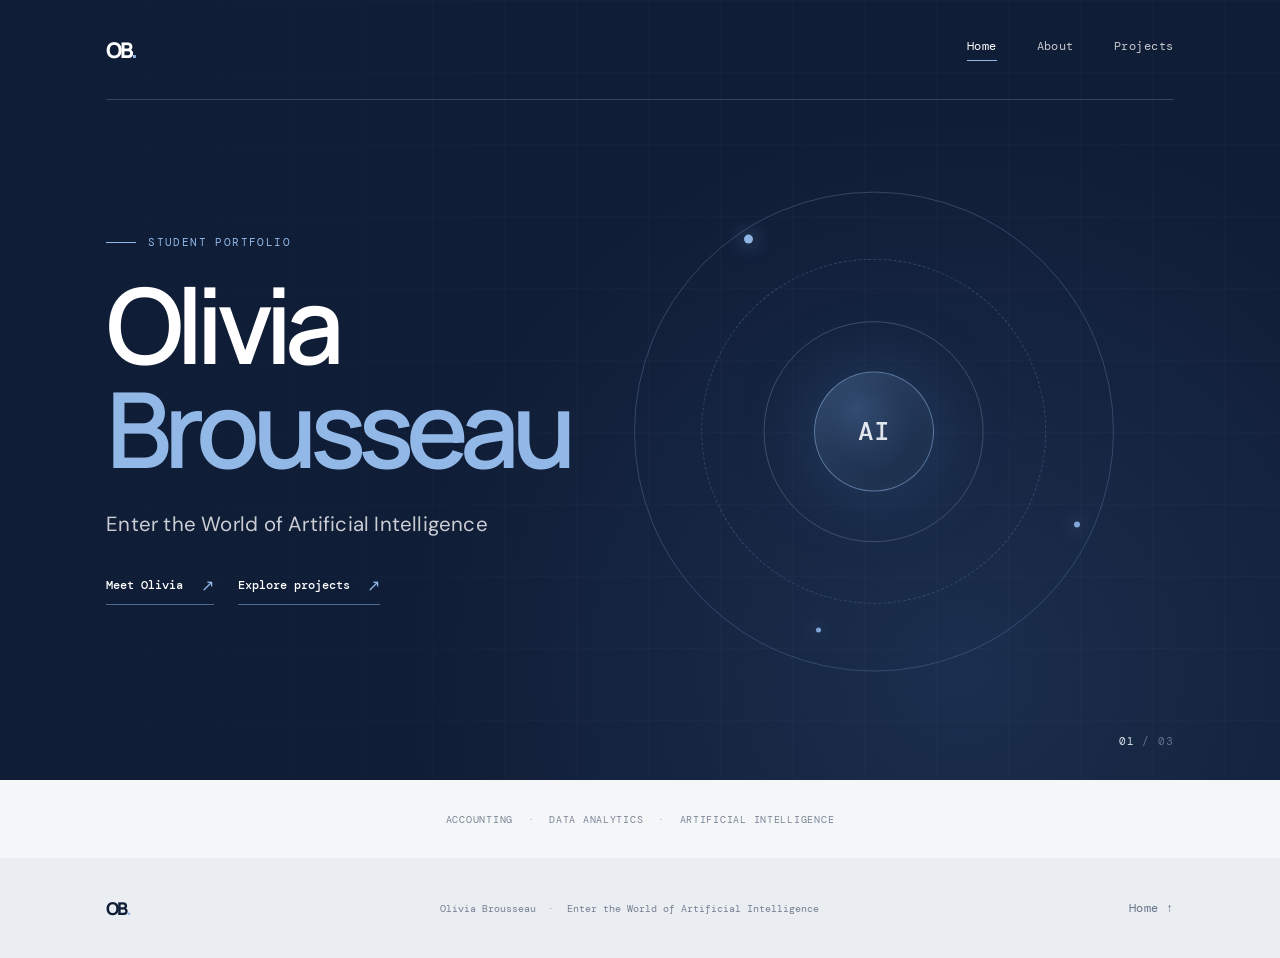
<file: index.html>
<!doctype html>
<html lang="en">
  <head>
    <meta charset="utf-8" />
    <meta name="viewport" content="width=device-width, initial-scale=1" />
    <meta name="description" content="Olivia Brousseau — accounting, data analytics, softball, and a journey into artificial intelligence." />
    <meta name="theme-color" content="#101d36" />
    <title>Olivia Brousseau | Enter the World of Artificial Intelligence</title>
    <link rel="stylesheet" href="styles.css" />
  </head>
  <body>
    <a class="skip-link" href="#main">Skip to content</a>
    <header class="hero" id="top">
      <nav class="site-nav" aria-label="Main navigation">
        <a class="wordmark" href="index.html" aria-label="Olivia Brousseau home">OB<span>.</span></a>
        <div class="nav-links">
          <a href="index.html" aria-current="page">Home</a>
          <a href="about.html">About</a>
          <a href="projects.html">Projects</a>
        </div>
      </nav>
      <div class="hero-content">
        <p class="eyebrow"><span class="eyebrow-line"></span> Student portfolio</p>
        <h1>Olivia<br /><span>Brousseau</span></h1>
        <p class="course-title">Enter the World of<br class="mobile-break" /> Artificial Intelligence</p>
        <div class="home-actions">
          <a class="hero-link" href="about.html">Meet Olivia <span aria-hidden="true">↗</span></a>
          <a class="hero-link" href="projects.html">Explore projects <span aria-hidden="true">↗</span></a>
        </div>
      </div>
      <div class="hero-art" aria-hidden="true">
        <div class="orbit orbit-one"></div><div class="orbit orbit-two"></div><div class="orbit orbit-three"></div>
        <div class="orbit-core"><span>AI</span></div>
        <span class="orbit-dot dot-one"></span><span class="orbit-dot dot-two"></span><span class="orbit-dot dot-three"></span>
      </div>
      <div class="hero-index" aria-hidden="true">01 <span>/ 03</span></div>
    </header>
    <main id="main" class="home-main">
      <p class="home-note">Accounting <span>·</span> Data analytics <span>·</span> Artificial intelligence</p>
    </main>
    <footer class="site-footer">
      <a class="wordmark footer-mark" href="index.html">OB<span>.</span></a>
      <p>Olivia Brousseau <span>·</span> Enter the World of Artificial Intelligence</p>
      <a class="back-to-top" href="index.html">Home ↑</a>
    </footer>
  </body>
</html>
</file>
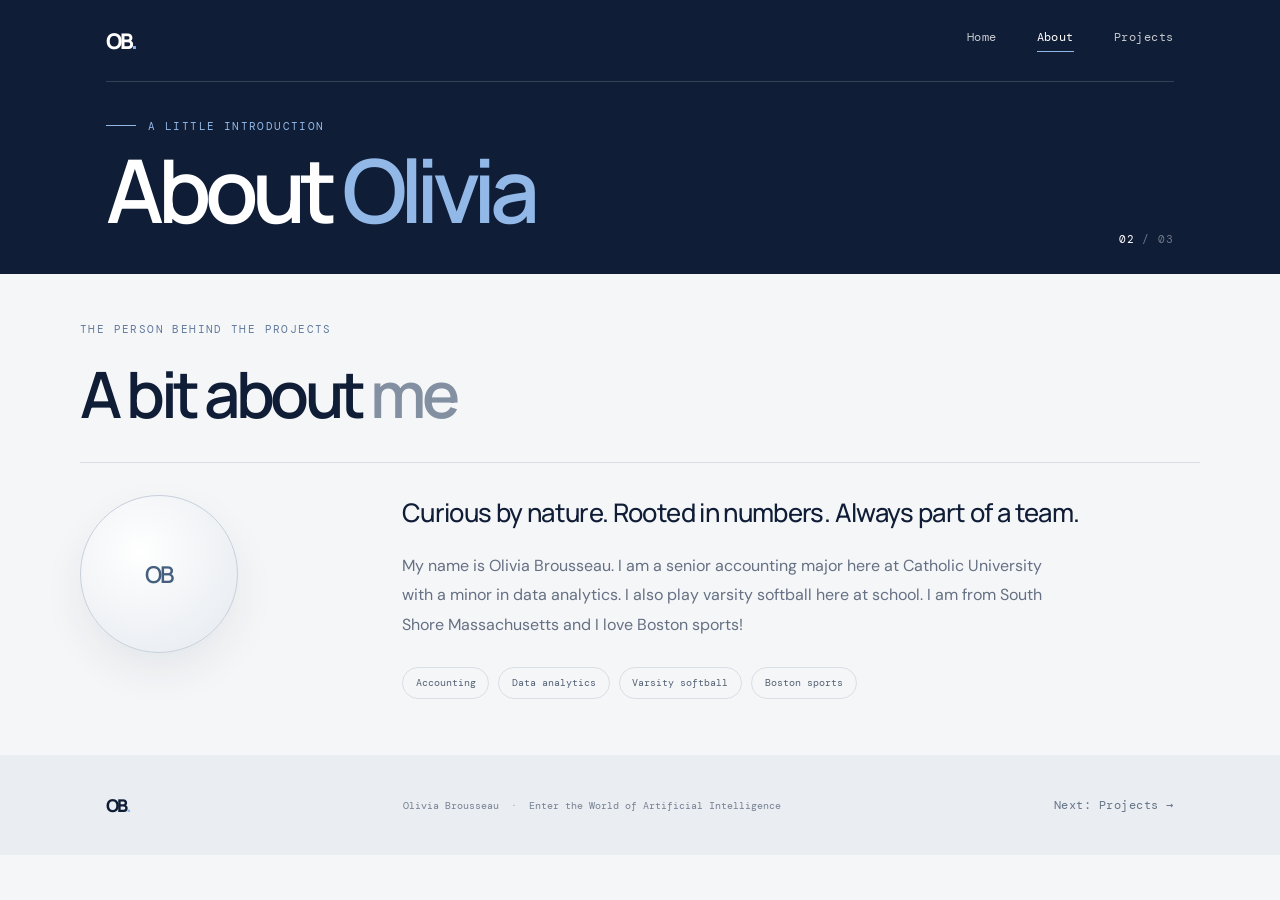
<file: about.html>
<!doctype html>
<html lang="en">
  <head>
    <meta charset="utf-8" />
    <meta name="viewport" content="width=device-width, initial-scale=1" />
    <meta name="description" content="About Olivia Brousseau, a senior accounting major, data analytics minor, and varsity softball player." />
    <meta name="theme-color" content="#101d36" />
    <title>About Olivia | Olivia Brousseau</title>
    <link rel="stylesheet" href="styles.css" />
  </head>
  <body>
    <a class="skip-link" href="#main">Skip to content</a>
    <header class="page-header">
      <nav class="site-nav" aria-label="Main navigation">
        <a class="wordmark" href="index.html" aria-label="Olivia Brousseau home">OB<span>.</span></a>
        <div class="nav-links">
          <a href="index.html">Home</a>
          <a href="about.html" aria-current="page">About</a>
          <a href="projects.html">Projects</a>
        </div>
      </nav>
      <div class="page-heading"><p class="eyebrow"><span class="eyebrow-line"></span> A little introduction</p><h1>About <span>Olivia</span></h1></div>
      <div class="page-index" aria-hidden="true">02 <span>/ 03</span></div>
    </header>
    <main id="main" class="page-content">
      <section class="about section-wrap" aria-labelledby="about-title">
        <div class="section-heading"><p class="eyebrow dark-eyebrow">The person behind the projects</p><h2 id="about-title">A bit about <span>me</span></h2></div>
        <div class="about-content">
          <div class="about-marker" aria-hidden="true"><span>OB</span></div>
          <div class="about-copy">
            <p class="lead">Curious by nature. Rooted in numbers. Always part of a team.</p>
            <p>My name is Olivia Brousseau. I am a senior accounting major here at Catholic University with a minor in data analytics. I also play varsity softball here at school. I am from South Shore Massachusetts and I love Boston sports!</p>
            <div class="about-tags" aria-label="Areas of interest"><span>Accounting</span><span>Data analytics</span><span>Varsity softball</span><span>Boston sports</span></div>
          </div>
        </div>
      </section>
    </main>
    <footer class="site-footer">
      <a class="wordmark footer-mark" href="index.html">OB<span>.</span></a>
      <p>Olivia Brousseau <span>·</span> Enter the World of Artificial Intelligence</p>
      <a class="back-to-top" href="projects.html">Next: Projects →</a>
    </footer>
  </body>
</html>
</file>
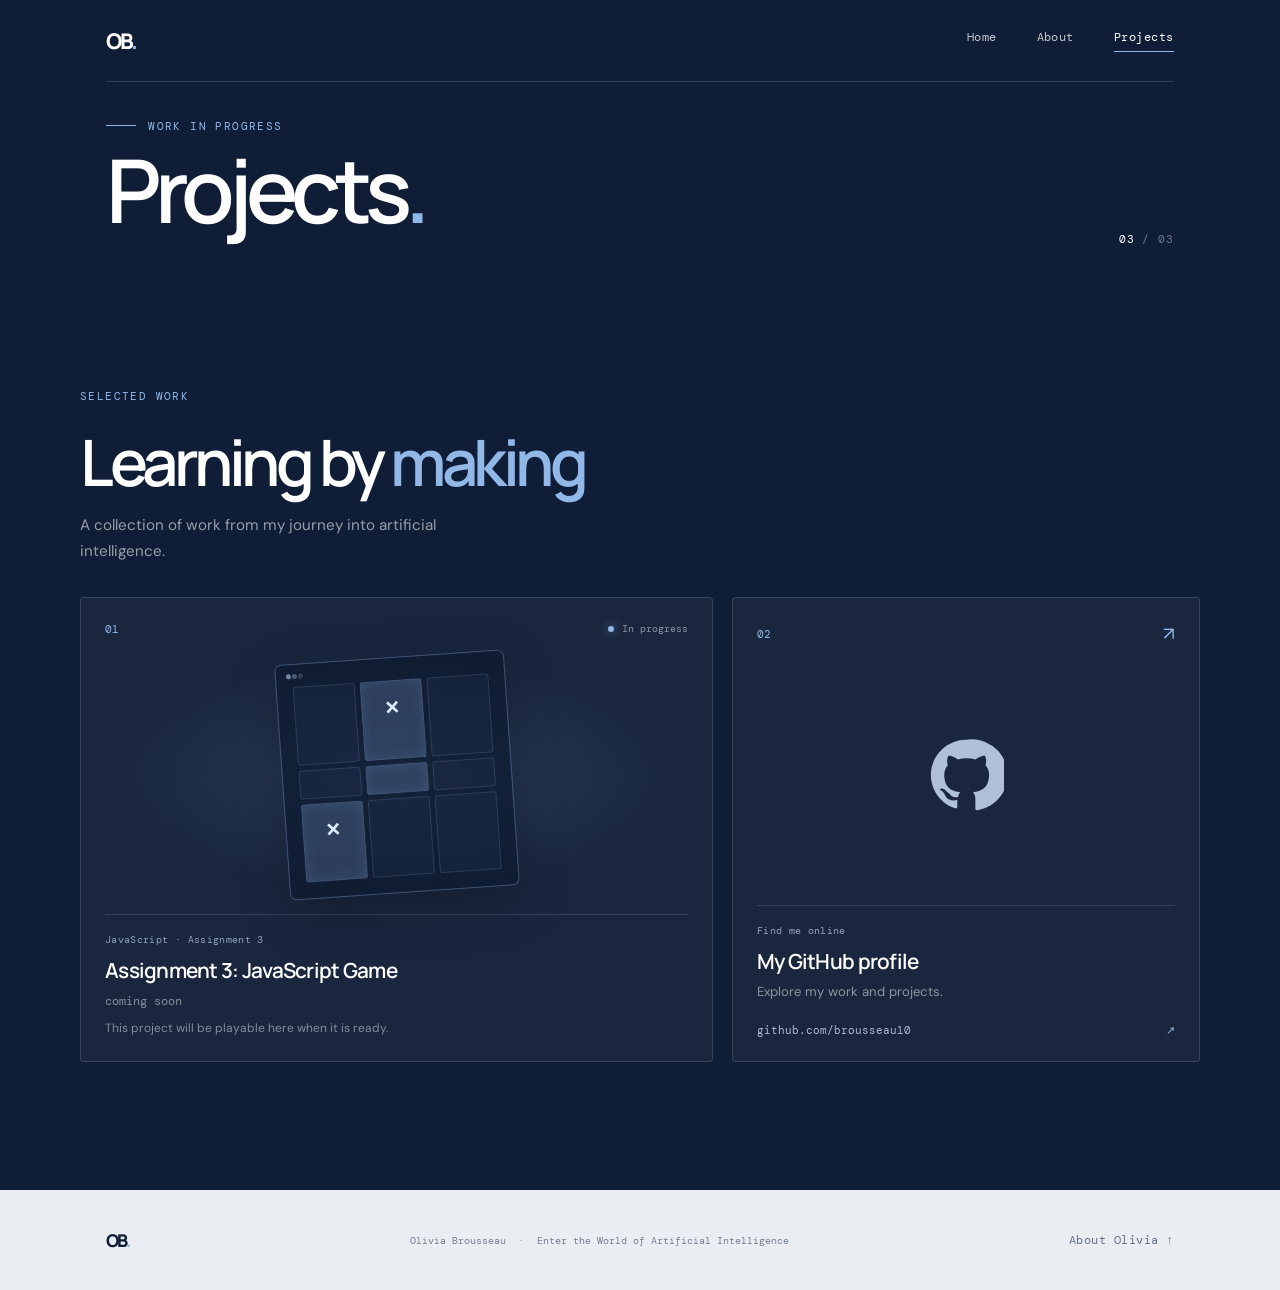
<file: projects.html>
<!doctype html>
<html lang="en">
  <head>
    <meta charset="utf-8" />
    <meta name="viewport" content="width=device-width, initial-scale=1" />
    <meta name="description" content="Projects by Olivia Brousseau, including an upcoming JavaScript game assignment." />
    <meta name="theme-color" content="#101d36" />
    <title>Projects | Olivia Brousseau</title>
    <link rel="stylesheet" href="styles.css" />
  </head>
  <body>
    <a class="skip-link" href="#main">Skip to content</a>
    <header class="page-header">
      <nav class="site-nav" aria-label="Main navigation">
        <a class="wordmark" href="index.html" aria-label="Olivia Brousseau home">OB<span>.</span></a>
        <div class="nav-links">
          <a href="index.html">Home</a>
          <a href="about.html">About</a>
          <a href="projects.html" aria-current="page">Projects</a>
        </div>
      </nav>
      <div class="page-heading"><p class="eyebrow"><span class="eyebrow-line"></span> Work in progress</p><h1>Projects<span>.</span></h1></div>
      <div class="page-index" aria-hidden="true">03 <span>/ 03</span></div>
    </header>
    <main id="main" class="projects page-projects">
      <div class="section-wrap">
        <div class="section-heading projects-heading">
          <p class="eyebrow">Selected work</p>
          <h2 id="projects-title">Learning by <span>making</span></h2>
          <p class="section-intro">A collection of work from my journey into artificial intelligence.</p>
        </div>
        <div class="project-grid">
          <article class="project-card">
            <div class="project-topline"><span class="project-number">01</span><span class="project-status"><span></span> In progress</span></div>
            <div class="project-visual" aria-hidden="true"><div class="game-window"><span></span><span></span><span></span><div class="game-board"><i></i><i></i><i></i><i></i><i></i><i></i><i></i><i></i><i></i></div></div></div>
            <div class="project-info">
              <p class="project-kicker">JavaScript · Assignment 3</p>
              <h3>Assignment 3: JavaScript Game</h3>
              <p class="coming-soon">Coming soon</p>
              <p class="game-note">This project will be playable here when it is ready.</p>
            </div>
          </article>
          <a class="github-card" href="https://github.com/brousseau10" target="_blank" rel="noopener noreferrer" aria-label="Visit Olivia Brousseau's GitHub profile (opens in a new tab)">
            <div class="github-card-top"><span class="project-number">02</span><span class="external-arrow" aria-hidden="true">↗</span></div>
            <div class="github-mark" aria-hidden="true"><svg viewBox="0 0 24 24" role="presentation"><path d="M12 .9a11.1 11.1 0 0 0-3.51 21.63c.56.1.76-.24.76-.54v-2.1c-3.1.67-3.76-1.31-3.76-1.31-.51-1.29-1.24-1.63-1.24-1.63-1.01-.69.08-.68.08-.68 1.12.08 1.71 1.15 1.71 1.15 1 .1.92 1.99 3.47 1.51.1-.72.39-1.21.71-1.49-2.48-.28-5.09-1.24-5.09-5.52 0-1.22.44-2.21 1.15-2.99-.12-.28-.5-1.42.11-2.95 0 0 .94-.3 3.05 1.14a10.6 10.6 0 0 1 5.55 0c2.11-1.44 3.04-1.14 3.04-1.14.61 1.53.23 2.67.12 2.95.71.78 1.14 1.77 1.14 2.99 0 4.29-2.61 5.23-5.1 5.51.4.35.76 1.03.76 2.08v3.08c0 .3.2.65.77.54A11.1 11.1 0 0 0 12 .9Z"/></svg></div>
            <div class="github-card-copy"><p class="project-kicker">Find me online</p><h3>My GitHub profile</h3><p>Explore my work and projects.</p></div>
            <span class="github-url">github.com/brousseau10 <span aria-hidden="true">↗</span></span>
          </a>
        </div>
      </div>
    </main>
    <footer class="site-footer">
      <a class="wordmark footer-mark" href="index.html">OB<span>.</span></a>
      <p>Olivia Brousseau <span>·</span> Enter the World of Artificial Intelligence</p>
      <a class="back-to-top" href="about.html">About Olivia ↑</a>
    </footer>
  </body>
</html>
</file>
<file: styles.css>
@import url('https://fonts.googleapis.com/css2?family=DM+Mono:wght@400;500&family=DM+Sans:wght@400;500;600;700&family=Manrope:wght@400;500;600;700;800&display=swap');

:root {
  color-scheme: light;
  --navy: #101d36;
  --navy-soft: #1a2c4a;
  --blue: #92b8e8;
  --gray: #687386;
  --gray-light: #e8ebef;
  --white: #fff;
  --paper: #f5f6f8;
  --ink: #17243a;
  --mono: 'DM Mono', monospace;
  --sans: 'DM Sans', sans-serif;
  --display: 'Manrope', sans-serif;
}

* { box-sizing: border-box; }
html { scroll-behavior: smooth; }
body { margin: 0; color: var(--ink); background: var(--paper); font-family: var(--sans); -webkit-font-smoothing: antialiased; }
a { color: inherit; }
.skip-link { position: absolute; z-index: 10; top: 1rem; left: 1rem; padding: .75rem 1rem; transform: translateY(-150%); background: var(--white); color: var(--navy); }
.skip-link:focus { transform: translateY(0); }

.hero { position: relative; min-height: 650px; height: min(780px, 100svh); overflow: hidden; padding: 0 clamp(1.5rem, 8.3vw, 8.5rem); color: var(--white); background: var(--navy); }
.hero::before { position: absolute; inset: 0; content: ''; opacity: .17; background-image: linear-gradient(rgba(255,255,255,.12) 1px, transparent 1px), linear-gradient(90deg, rgba(255,255,255,.12) 1px, transparent 1px); background-size: 72px 72px; mask-image: linear-gradient(90deg, transparent, #000 45%, #000); }
.hero::after { position: absolute; right: -20%; bottom: -60%; width: 90%; aspect-ratio: 1; border-radius: 50%; content: ''; background: radial-gradient(circle, rgba(57,91,139,.28), transparent 68%); }
.site-nav { position: relative; z-index: 2; display: flex; height: 100px; align-items: center; justify-content: space-between; border-bottom: 1px solid rgba(255,255,255,.16); }
.wordmark { font: 800 1.35rem var(--display); letter-spacing: -.1em; text-decoration: none; }
.wordmark span { color: var(--blue); }
.nav-links { display: flex; gap: 2.5rem; }
.nav-links a, .back-to-top { color: rgba(255,255,255,.76); font: 400 .75rem var(--mono); letter-spacing: .04em; text-decoration: none; transition: color .2s; }
.nav-links a:hover, .back-to-top:hover { color: var(--blue); }
.nav-links a[aria-current="page"] { color: var(--white); }
.nav-links a[aria-current="page"]::after { display: block; height: 1px; margin-top: .4rem; content: ''; background: var(--blue); }
.hero-content { position: relative; z-index: 2; width: max-content; max-width: 58%; padding-top: clamp(6.5rem, 15vh, 10rem); }
.eyebrow { display: flex; align-items: center; gap: .75rem; margin: 0 0 1.45rem; color: var(--blue); font: 400 .67rem var(--mono); letter-spacing: .13em; text-transform: uppercase; }
.eyebrow-line { display: inline-block; width: 30px; height: 1px; background: currentColor; }
h1, h2, h3, p { margin-top: 0; }
h1 { margin-bottom: 1rem; font: 600 clamp(4rem, 8.2vw, 7.5rem)/.99 var(--display); letter-spacing: -.075em; }
h1 span { color: var(--blue); }
.course-title { margin: 1.8rem 0 2.2rem; color: rgba(255,255,255,.78); font: 400 clamp(1rem, 1.6vw, 1.3rem)/1.5 var(--sans); letter-spacing: .01em; }
.mobile-break { display: none; }
.hero-link { display: inline-flex; align-items: center; gap: 1.1rem; padding-bottom: .5rem; border-bottom: 1px solid rgba(146,184,232,.5); color: var(--white); font: 500 .73rem var(--mono); text-decoration: none; }
.hero-link span { color: var(--blue); font-size: 1rem; transition: transform .2s; }
.hero-link:hover span { transform: translateY(4px); }
.home-actions { display: flex; flex-wrap: wrap; gap: 1.5rem; }
.home-actions .hero-link span { transition: transform .2s; }
.home-actions .hero-link:hover span { transform: translate(3px,-3px); }
.home-main { display: grid; min-height: 78px; place-items: center; background: var(--paper); }
.home-note { margin: 0; color: #798496; font: 400 .65rem var(--mono); letter-spacing: .07em; text-transform: uppercase; }
.home-note span { padding: 0 .5rem; color: #9bb0ca; }
.hero-art { position: absolute; top: 51%; right: clamp(3rem, 13vw, 13rem); width: min(38vw, 480px); aspect-ratio: 1; transform: translateY(-43%); }
.orbit { position: absolute; top: 50%; left: 50%; border: 1px solid rgba(146,184,232,.26); border-radius: 50%; transform: translate(-50%,-50%); }
.orbit-one { width: 100%; aspect-ratio: 1; }
.orbit-two { width: 72%; aspect-ratio: 1; border-style: dashed; animation: rotate 36s linear infinite; }
.orbit-three { width: 46%; aspect-ratio: 1; border-color: rgba(255,255,255,.2); }
.orbit-core { position: absolute; top: 50%; left: 50%; display: grid; width: 25%; aspect-ratio: 1; place-items: center; transform: translate(-50%,-50%); border: 1px solid rgba(146,184,232,.6); border-radius: 50%; color: var(--white); background: radial-gradient(circle at 35% 30%, #31496c, #14233c 72%); box-shadow: 0 0 80px rgba(91,142,207,.25), inset 0 0 24px rgba(146,184,232,.12); font: 500 clamp(1rem, 2vw, 1.6rem) var(--mono); }
.orbit-dot { position: absolute; z-index: 1; width: 9px; aspect-ratio: 1; border-radius: 50%; background: var(--blue); box-shadow: 0 0 18px rgba(146,184,232,.8); }
.dot-one { top: 9%; left: 23%; }.dot-two { right: 7%; bottom: 30%; width: 6px; }.dot-three { bottom: 8%; left: 38%; width: 5px; }
.hero-index { position: absolute; right: clamp(1.5rem, 8.3vw, 8.5rem); bottom: 2rem; color: var(--white); font: 400 .67rem var(--mono); letter-spacing: .08em; }
.hero-index span { color: rgba(255,255,255,.4); }
@keyframes rotate { to { transform: translate(-50%,-50%) rotate(360deg); } }

.page-header { position: relative; padding: 0 clamp(1.5rem, 8.3vw, 8.5rem); color: var(--white); background: var(--navy); }
.page-header .site-nav { height: 82px; }
.page-heading { padding: 2.3rem 0 2.6rem; }
.page-heading .eyebrow { margin-bottom: .8rem; }
.page-heading h1 { margin: 0; font-size: clamp(3.2rem, 7vw, 5.5rem); }
.page-heading h1 span { color: var(--blue); }
.page-index { position: absolute; right: clamp(1.5rem, 8.3vw, 8.5rem); bottom: 1.8rem; color: var(--white); font: 400 .67rem var(--mono); letter-spacing: .08em; }
.page-index span { color: rgba(255,255,255,.4); }
.page-content .about { padding-top: 3rem; padding-bottom: 3.5rem; }
.page-content .about-content { grid-template-columns: .55fr 2fr; gap: clamp(2rem, 8vw, 7rem); margin-top: 2rem; padding-top: 2rem; }
.page-projects { padding: 3.5rem 0 4rem; }
.page-projects .project-grid { margin-top: 2rem; }
.game-note { margin: .65rem 0 0; color: rgba(255,255,255,.47); font: 400 .75rem/1.5 var(--sans); }

.section-wrap { width: min(1120px, calc(100% - 3rem)); margin: 0 auto; }
.about { padding-top: clamp(5.5rem, 10vw, 9rem); padding-bottom: clamp(5.5rem, 10vw, 9rem); }
.dark-eyebrow { color: #627a9c; }
.section-heading h2 { margin: 0; color: var(--navy); font: 600 clamp(2.8rem, 5vw, 4.5rem)/1.1 var(--display); letter-spacing: -.07em; }
.section-heading h2 span { color: #8390a1; }
.about-content { display: grid; grid-template-columns: 1fr 2fr; gap: clamp(2rem, 8vw, 8rem); align-items: start; margin-top: 3.5rem; padding-top: 2.7rem; border-top: 1px solid #d8dde4; }
.about-marker { display: grid; width: clamp(100px, 14vw, 158px); aspect-ratio: 1; place-items: center; border: 1px solid #c7d0dc; border-radius: 50%; color: #45607f; background: radial-gradient(circle at 38% 35%, #fff 0, #edf0f4 67%, #e4e8ed 100%); font: 600 1.45rem var(--display); letter-spacing: -.1em; box-shadow: 0 18px 42px rgba(19,36,62,.07); }
.about-copy { max-width: 690px; }
.lead { margin-bottom: 1.25rem; color: var(--navy); font: 500 clamp(1.25rem, 2vw, 1.65rem)/1.4 var(--display); letter-spacing: -.025em; }
.about-copy > p:not(.lead) { max-width: 670px; margin-bottom: 1.7rem; color: #657083; font: 400 1rem/1.85 var(--sans); }
.about-tags { display: flex; flex-wrap: wrap; gap: .55rem; }
.about-tags span { padding: .55rem .8rem; border: 1px solid #d9dfe6; border-radius: 999px; color: #536174; font: 400 .65rem var(--mono); }

.projects { padding: clamp(5rem, 9vw, 8rem) 0 clamp(5.5rem, 10vw, 9rem); color: var(--white); background: var(--navy); }
.projects .section-heading h2 { color: var(--white); }
.projects .section-heading h2 span { color: var(--blue); }
.section-intro { max-width: 440px; margin: 1rem 0 0; color: rgba(255,255,255,.57); font: 400 .95rem/1.7 var(--sans); }
.project-grid { display: grid; grid-template-columns: 1.15fr .85fr; gap: 1.15rem; margin-top: 3.5rem; }
.project-card, .github-card { min-height: 410px; overflow: hidden; border: 1px solid rgba(255,255,255,.14); border-radius: 4px; background: rgba(255,255,255,.045); }
.project-card { display: flex; flex-direction: column; padding: 1.5rem; }
.project-topline, .github-card-top { display: flex; align-items: center; justify-content: space-between; }
.project-number { color: var(--blue); font: 400 .7rem var(--mono); }
.project-status { display: flex; align-items: center; gap: .55rem; color: rgba(255,255,255,.5); font: 400 .62rem var(--mono); }
.project-status span { width: 6px; height: 6px; border-radius: 50%; background: var(--blue); box-shadow: 0 0 10px rgba(146,184,232,.7); }
.project-visual { display: grid; flex: 1; min-height: 205px; margin: 1.3rem 0; place-items: center; background: radial-gradient(ellipse at center, rgba(68,96,137,.34), rgba(17,31,55,0) 70%); }
.game-window { position: relative; width: min(230px, 65%); padding: 1.4rem 1rem 1rem; border: 1px solid rgba(146,184,232,.35); border-radius: 7px; background: rgba(12,25,46,.7); box-shadow: 0 15px 50px rgba(0,0,0,.22); transform: rotate(-4deg); }
.game-window > span { position: absolute; top: .55rem; width: 5px; height: 5px; border-radius: 50%; background: #7387a4; }.game-window > span:nth-child(1) { left: .65rem; }.game-window > span:nth-child(2) { left: 1rem; opacity: .6; }.game-window > span:nth-child(3) { left: 1.35rem; opacity: .35; }
.game-board { display: grid; grid-template-columns: repeat(3, 1fr); gap: 5px; aspect-ratio: 1; }
.game-board i { border: 1px solid rgba(146,184,232,.17); border-radius: 3px; background: rgba(146,184,232,.045); }
.game-board i:nth-child(2), .game-board i:nth-child(5), .game-board i:nth-child(7) { background: rgba(146,184,232,.22); box-shadow: inset 0 0 14px rgba(146,184,232,.14); }
.game-board i:nth-child(2)::after, .game-board i:nth-child(7)::after { display: block; color: #dce9fa; content: '×'; text-align: center; font: 500 2rem/1.55 var(--sans); }
.project-info { padding-top: 1.15rem; border-top: 1px solid rgba(255,255,255,.13); }
.project-kicker { margin-bottom: .65rem; color: #93a4bc; font: 400 .63rem var(--mono); letter-spacing: .035em; }
.project-info h3, .github-card h3 { margin: 0; color: var(--white); font: 600 1.3rem/1.3 var(--display); letter-spacing: -.035em; }
.coming-soon { margin: .65rem 0 0; color: rgba(255,255,255,.47); font: 400 .72rem var(--mono); text-transform: lowercase; }
.github-card { position: relative; display: flex; flex-direction: column; padding: 1.5rem; color: var(--white); text-decoration: none; transition: background .25s, border-color .25s; }
.github-card:hover { border-color: rgba(146,184,232,.52); background: rgba(255,255,255,.075); }
.external-arrow { color: var(--blue); font-size: 1.15rem; transition: transform .2s; }
.github-card:hover .external-arrow { transform: translate(3px,-3px); }
.github-mark { display: grid; flex: 1; min-height: 180px; place-items: center; }
.github-mark svg { width: 76px; fill: #afc0d7; transition: fill .2s, transform .2s; }
.github-card:hover .github-mark svg { fill: var(--white); transform: scale(1.06); }
.github-card-copy { padding-top: 1.15rem; border-top: 1px solid rgba(255,255,255,.13); }
.github-card-copy > p:last-child { margin: .55rem 0 0; color: rgba(255,255,255,.51); font: 400 .82rem var(--sans); }
.github-url { display: flex; justify-content: space-between; margin-top: 1.5rem; color: #aab9cd; font: 400 .66rem var(--mono); }
.github-url span { color: var(--blue); }

.site-footer { display: flex; min-height: 100px; align-items: center; justify-content: space-between; gap: 1rem; padding: 1.5rem clamp(1.5rem, 8.3vw, 8.5rem); color: var(--navy); background: #eaedf1; }
.footer-mark { font-size: 1.1rem; }
.site-footer p { margin: 0; color: #758093; font: 400 .63rem var(--mono); }
.site-footer p span { padding: 0 .4rem; color: #a1aab7; }
.back-to-top { color: #667488; }

@media (max-width: 760px) {
  .hero { min-height: 730px; height: 100svh; max-height: 900px; padding-inline: 1.5rem; }
  .site-nav { height: 78px; }
  .hero-content { max-width: 100%; padding-top: clamp(5rem, 12vh, 8rem); }
  h1 { font-size: clamp(4.25rem, 16vw, 7rem); }
  .mobile-break { display: initial; }
  .hero-art { top: auto; right: -3rem; bottom: 1rem; width: min(67vw, 360px); transform: none; opacity: .62; }
  .hero-index { right: 1.5rem; bottom: 1.5rem; }
  .page-header { padding-inline: 1.5rem; }
  .page-header .site-nav { height: 72px; }
  .page-heading { padding: 2.3rem 0 2.8rem; }
  .page-index { right: 1.5rem; bottom: 1.4rem; }
  .page-content .about-content { grid-template-columns: 1fr; }
  .page-projects { padding: 3rem 0; }
  .about-content { grid-template-columns: 1fr; gap: 2rem; margin-top: 2.5rem; padding-top: 2rem; }
  .about-marker { width: 96px; }
  .project-grid { grid-template-columns: 1fr; }
  .project-card, .github-card { min-height: 380px; }
}
@media (max-width: 480px) {
  .nav-links { gap: 1.3rem; }
  .hero { min-height: 690px; }
  .hero-content { padding-top: 5.5rem; }
  .hero-art { right: -4rem; bottom: 2.5rem; width: 78vw; }
  .hero-index { bottom: 1.25rem; }
  .home-actions { gap: 1rem; }
  .page-header .nav-links { gap: 1rem; }
  .page-heading h1 { font-size: clamp(2.8rem, 13vw, 4rem); }
  .page-content .about { padding: 2.6rem 0 3rem; }
  .page-content .about-content { gap: 1.5rem; }
  .page-projects .project-grid { margin-top: 1.75rem; }
  .site-footer { flex-wrap: wrap; min-height: 115px; }
  .site-footer p { order: 3; width: 100%; }
}
@media (prefers-reduced-motion: reduce) {
  *, *::before, *::after { scroll-behavior: auto !important; animation-duration: .01ms !important; animation-iteration-count: 1 !important; transition-duration: .01ms !important; }
}
</file>
